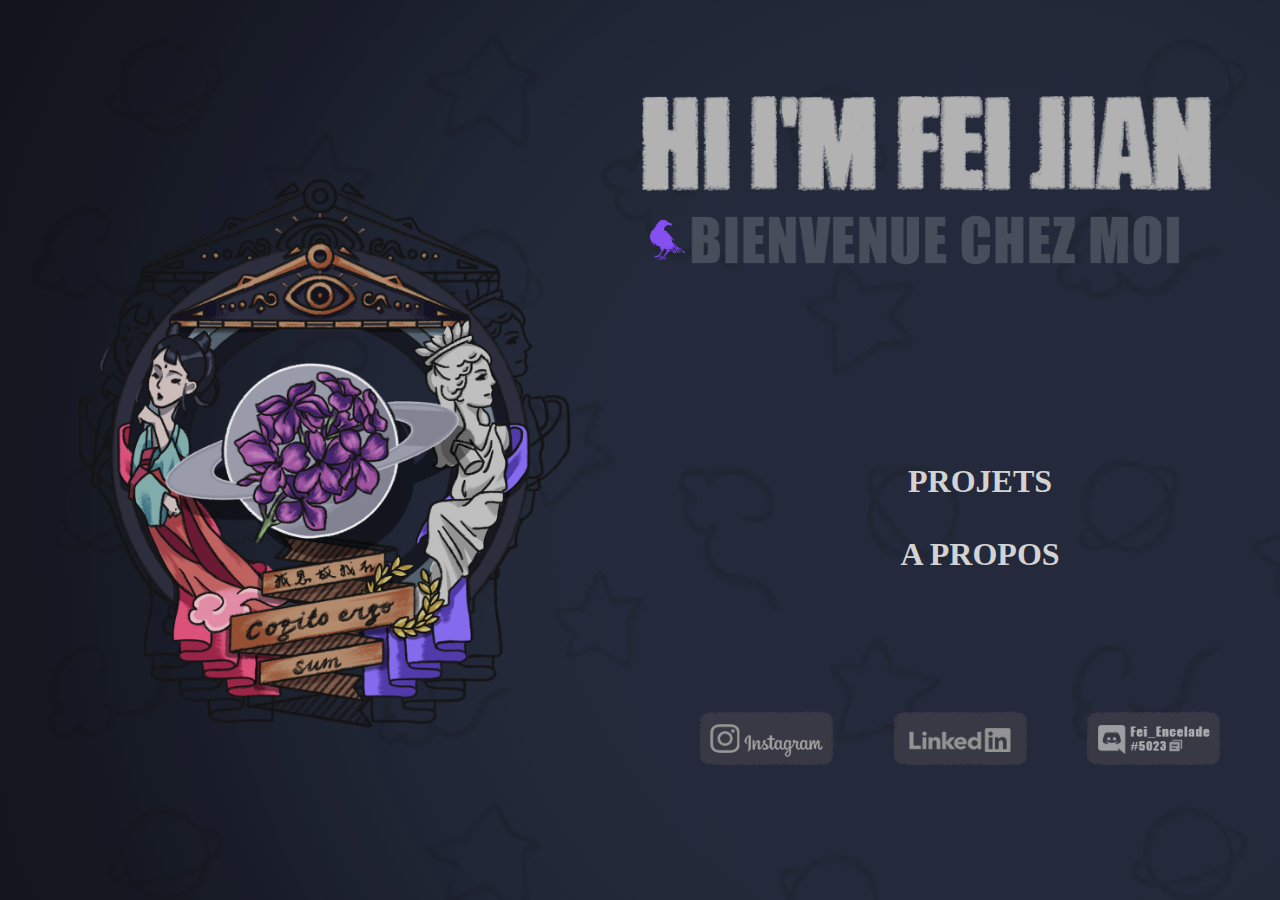
<file: index.html>
<!DOCTYPE html>
<html lang="fr">

<head>
    <meta charset="UTF-8">
    <meta name="viewport" content="width=device-width, initial-scale=1.0">
    <title>FeiArtSpace</title>
    <link rel="stylesheet" href="css/style.css">

</head>

<body>
    <aside>
        <img src="image/RingFei.PNG" class="ring" alt="ring">
    </aside>

    <div>
        <header>
            <img src="image/slogan1.png" alt="titre">
        </header>
        <nav>
            <ul>
                <li>
                    <a href="projets.html">PROJETS</a>
                </li>
                <li><br></li>
                <li><br></li>
                <li>
                    <a href="apropos.html">A PROPOS</a>
                </li>
            </ul>

        </nav>
        <footer>
            <a href="https://www.instagram.com/fei_encelade/">
                <img src="image/ins.png" alt="ins">
            </a>
            <a href="https://www.linkedin.com/in/feijian/">
                <img src="image/link.png" alt="linkedin">
            </a>
            <a href="#">
                <img class="discord" src="image/discord.png" alt="discord">
            </a>
        </footer>
    </div>


</body>

</html>
</file>
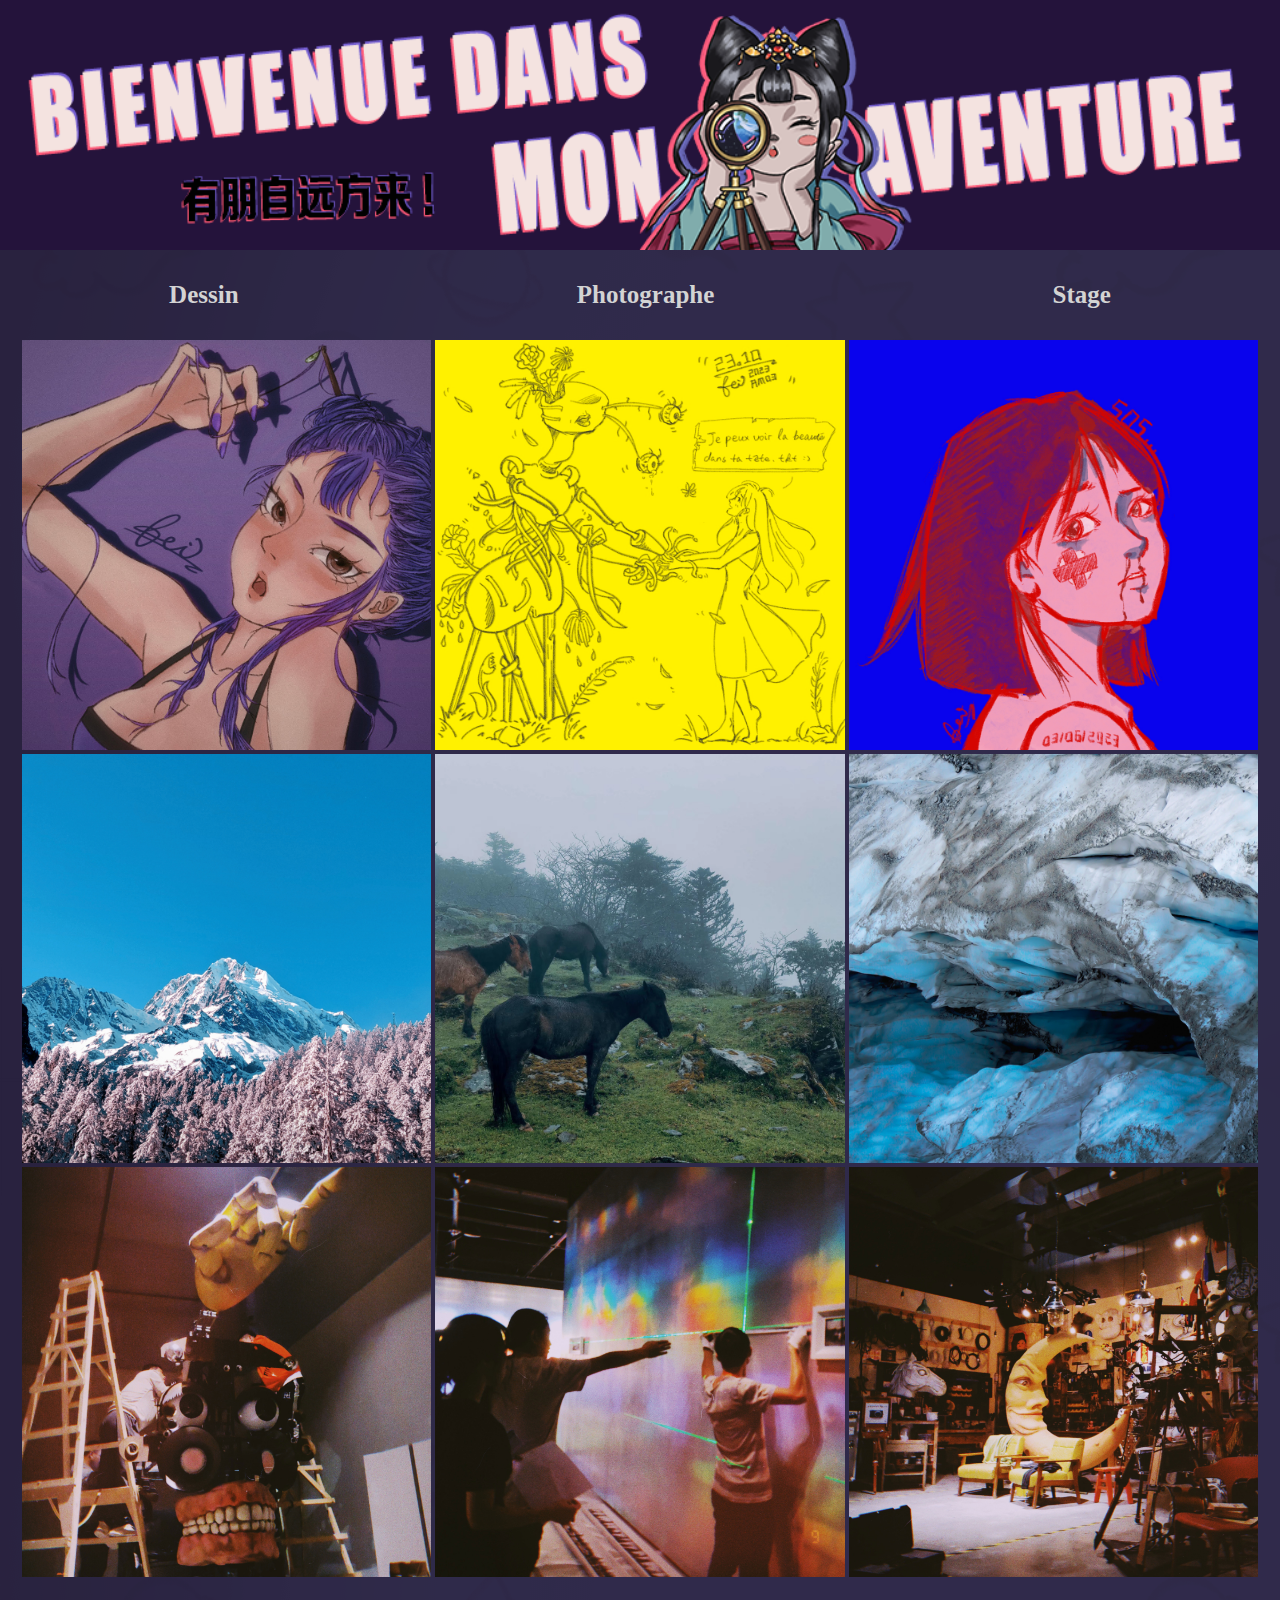
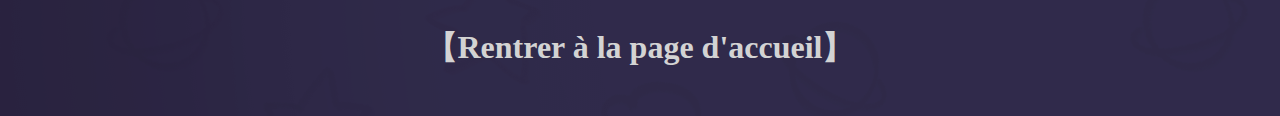
<file: projets.html>
<!DOCTYPE html>
<html lang="fr">

<head>
    <meta charset="UTF-8">
    <meta name="viewport" content="width=device-width, initial-scale=1.0">
    <title>FeiProjets</title>
    <link rel="stylesheet" href="css/style.css">
</head>

<body class="projets">
    <header id="girl">
        <img src="image/girl.png" alt="headerGirl">
    </header>
    <nav id="nav1">
        <a href="projetsDessin.html" id="navP">Dessin</a>
        <a href="projetsPhoto.html" id="navP">Photographe</a>
        <a href="projetsStage.html" id="navP">Stage</a>
    </nav>
    <main>
        <div>
            <img src="image/dessin1.JPG" alt="dessin1">
            <img src="image/dessin2.png" alt="dessin2">
            <img src="image/dessin3.png" alt="dessin3">
        </div>
        <div>
            <img src="image/photo1.jpg" alt="photo1">
            <img src="image/photo2.JPG" alt="photo2">
            <img src="image/photo3.jpg" alt="photo3">
        </div>
        <div>
            <img src="image/stage1.jpg" alt="stage1">
            <img src="image/stage2.jpg" alt="stage2">
            <img src="image/stage3.jpg" alt="stage3">
        </div>
    </main>
    <footer class="retour">
        <a href="index.html">【Rentrer à la page d'accueil】</a>
    </footer>

</body>

</html>
</file>
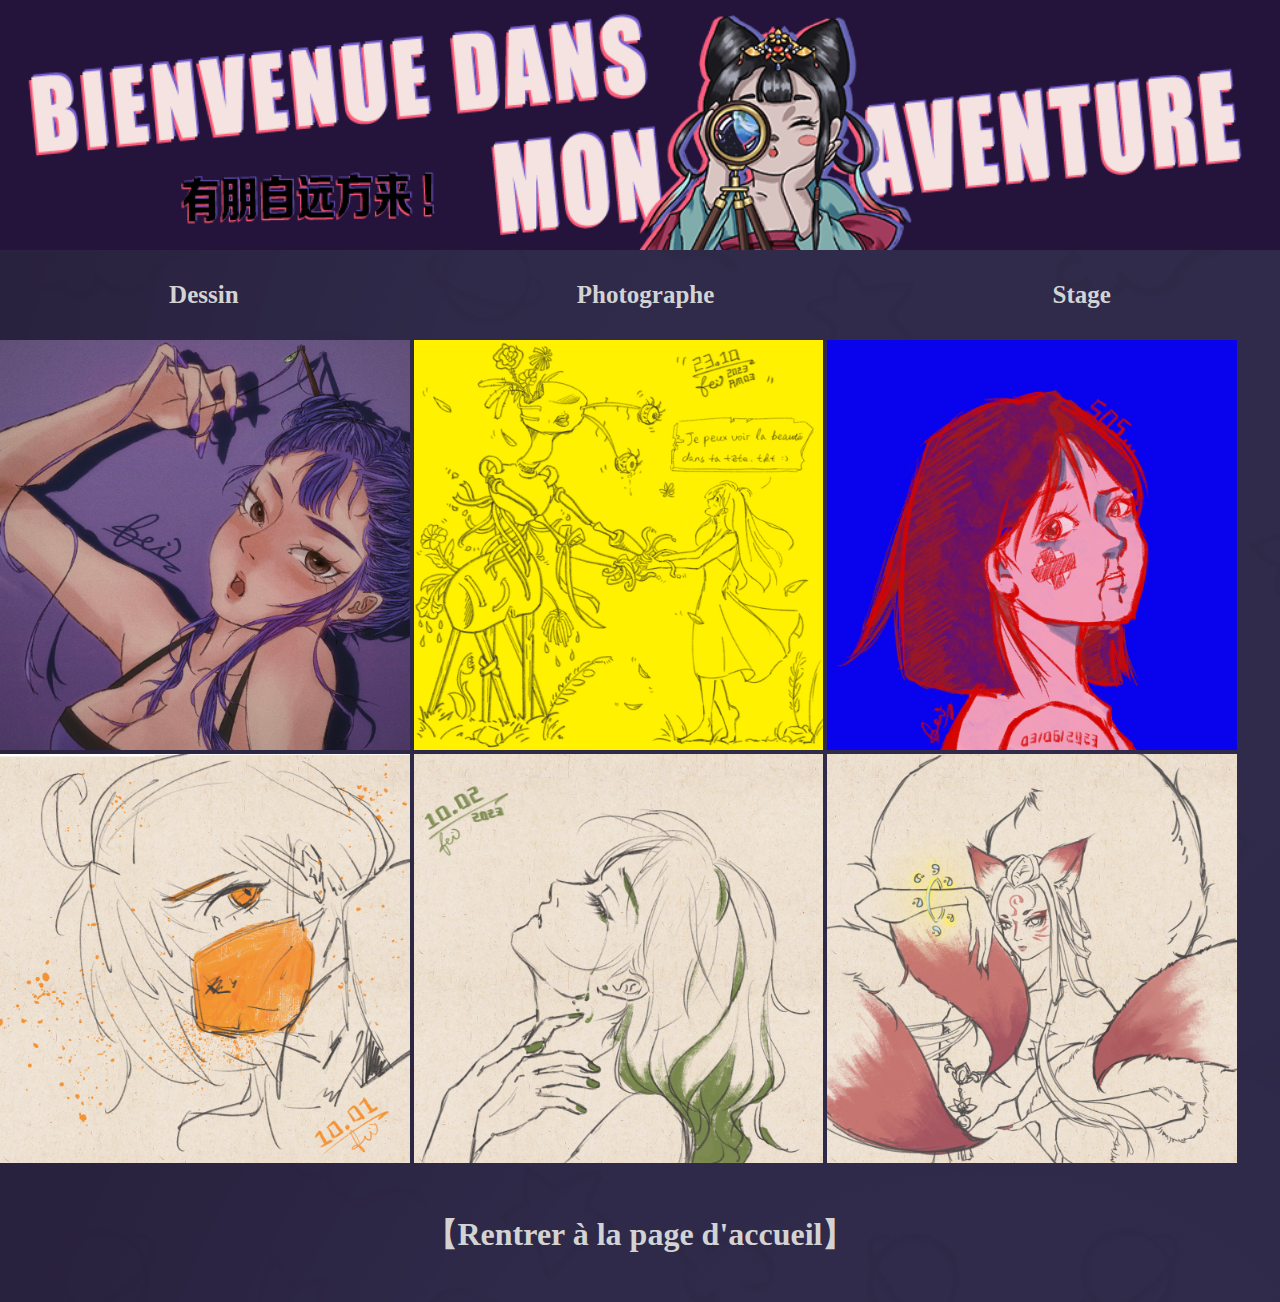
<file: projetsDessin.html>
<!DOCTYPE html>
<html lang="fr">

<head>
    <meta charset="UTF-8">
    <meta name="viewport" content="width=device-width, initial-scale=1.0">
    <title>FeiProjets</title>
    <link rel="stylesheet" href="css/style.css">
</head>

<body class="projets">
    <header id="girl">
        <img src="image/girl.png" alt="headerGirl">
    </header>
    <nav id="nav1">
        <a href="projetsDessin.html" id="navP">Dessin</a>
        <a href="projetsPhoto.html" id="navP">Photographe</a>
        <a href="projetsStage.html" id="navP">Stage</a>
    </nav>
    <main>
        <div>
            <img src="image/dessin1.JPG" alt="">
            <img src="image/dessin2.png" alt="">
            <img src="image/dessin3.png" alt="">
            <img src="image/dessin4.png" alt="">
            <img src="image/dessin5.png" alt="">
            <img src="image/dessin6.png" alt="">
        </div>
    </main>
    <footer class="retour">
        <a href="index.html">【Rentrer à la page d'accueil】</a>
    </footer>

</body>

</html>
</file>
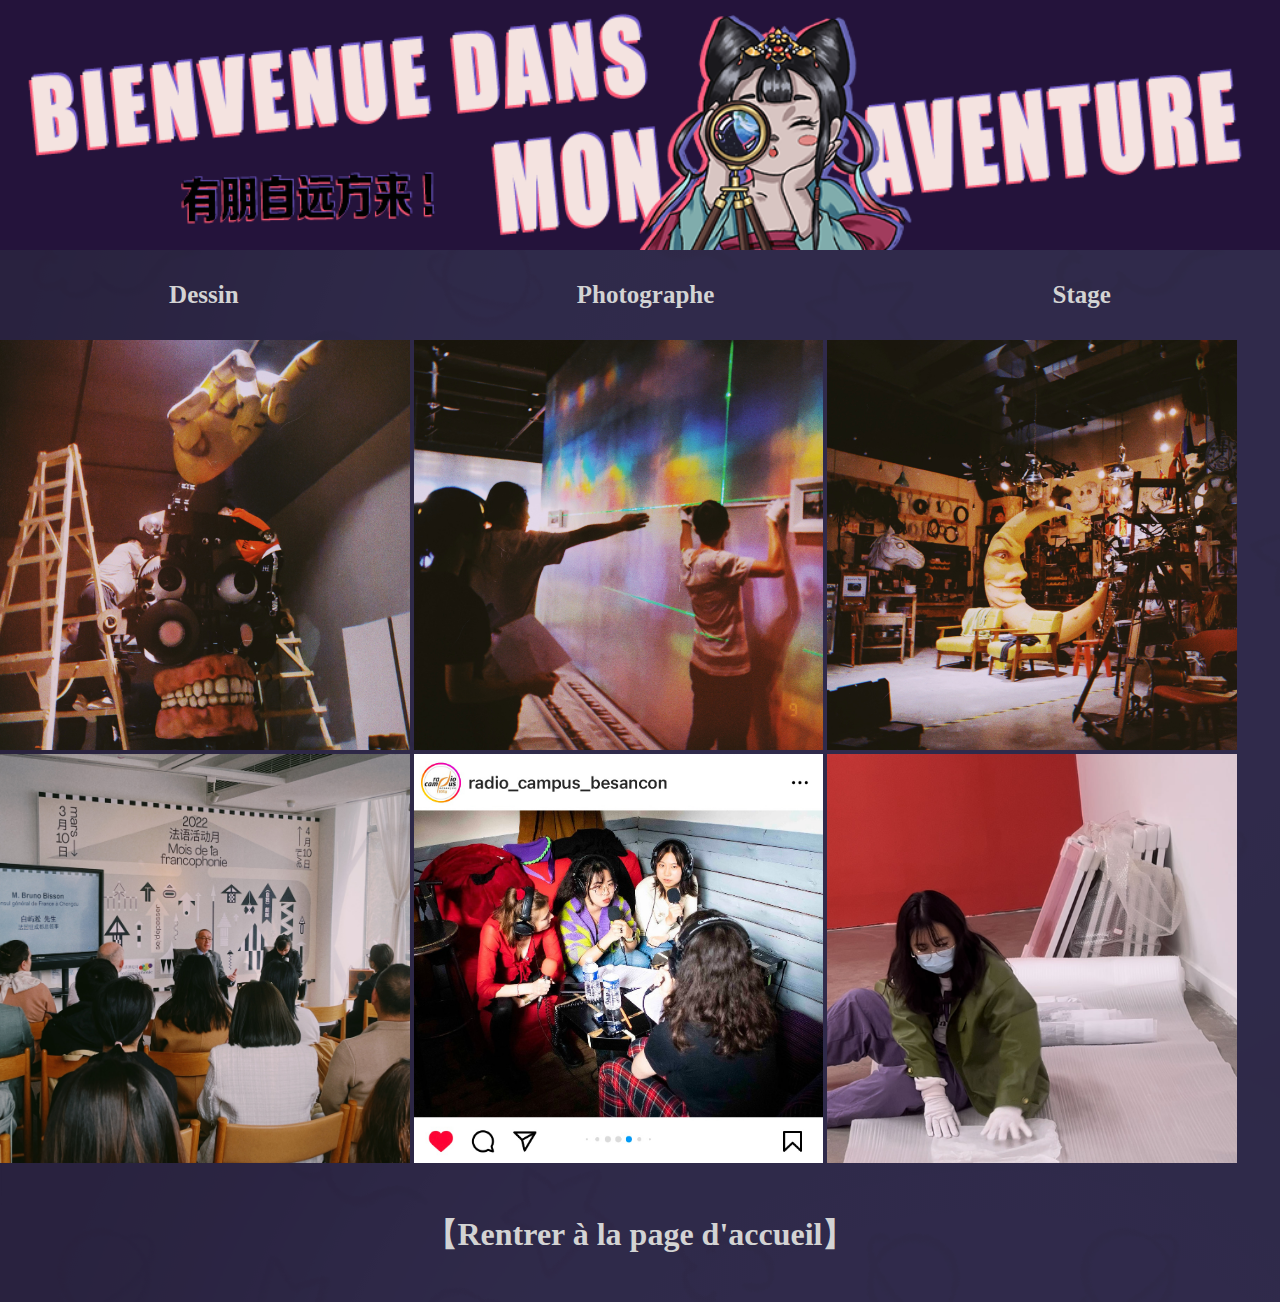
<file: projetsStage.html>
<!DOCTYPE html>
<html lang="fr">

<head>
    <meta charset="UTF-8">
    <meta name="viewport" content="width=device-width, initial-scale=1.0">
    <title>FeiProjets</title>
    <link rel="stylesheet" href="css/style.css">
</head>

<body class="projets">
    <header id="girl">
        <img src="image/girl.png" alt="headerGirl">
    </header>
    <nav id="nav1">
        <a href="projetsDessin.html" id="navP">Dessin</a>
        <a href="projetsPhoto.html" id="navP">Photographe</a>
        <a href="projetsStage.html" id="navP">Stage</a>
    </nav>
    <main>
        <div>
            <img src="image/stage1.jpg" alt="stage1">
            <img src="image/stage2.jpg" alt="stage2">
            <img src="image/stage3.jpg" alt="stage3">
            <img src="image/stage4.png" alt="stage4">
            <img src="image/stage5.PNG" alt="stage5">
            <img src="image/stage6.jpg" alt="stage6">
        </div>
    </main>
    <footer class="retour">
        <a href="index.html">【Rentrer à la page d'accueil】</a>
    </footer>

</body>

</html>
</file>
<file: css/style.css>
* {
    margin: 0;
}

body {
    display: flex;
    background-image: url(../image/ShadowHalo.png), url(../image/background.PNG);
    background-repeat: repeat, repeat;
    background-size: auto, auto;
}

.projets {
    display: flex;
    flex-direction: column;
}



aside {

    color: aliceblue;
    background-color: rgba(0, 255, 255, 0);
    min-height: 100vh;
    width: 50vw;
    display: flex;
    align-items: center;
    justify-content: center;
}

aside img {
    width: 80%;
}

header {
    background-color: rgba(137, 43, 226, 0);
    min-height: 40vh;
    width: 50vw;
    display: flex;
    align-items: center;
}

header img {
    width: 90%;
}

#girl {
    background-color: rgb(36, 19, 59);
    min-height: 20vh;
    width: 100vw;
}

#girl img {
    width: 100vw;
    display: flex;
    justify-content: flex-end;
}

a:link {
    color: lightgray;
}

a:visited {
    color: rgb(123, 66, 155);
    text-decoration: underline;
}

a:hover {
    color: rgb(226, 98, 158);
}

a {
    text-decoration: none;
    font-weight: 800;
    font-size: 200%;
}


#navP {
    text-decoration: none;
    font-size: 125%;
    font-weight: 600;
}


ul {
    list-style-type: none;
    display: flex;
    flex-direction: column;
    align-items: center;
}

nav {
    background-color: rgba(255, 154, 154, 0);
    min-height: 35vh;
    display: flex;
    justify-content: center;
    align-items: center;

}

#nav1 {
    background-color: rgba(58, 43, 86, 0.577);
    min-height: 10vh;
    width: 100vw;
    color: aliceblue;
    font-size: 125%;
    font-weight: 800;
    display: flex;
    flex-direction: row;
    justify-content: center;
    justify-content: space-around;
    align-items: center;
}

main {
    background-color: rgba(58, 43, 86, 0.577);
    width: 100vw;
    display: flex;
    flex-wrap: wrap;
    justify-content: center;
    justify-content: space-around;
}

main img {
    width: 32vw;

}

main img:hover {
    transform: scale(105%);
}

#aPropos {
    width: 100vw;
}

#aPropos img {
    width: 100vw;
}

footer {
    background-color: rgba(173, 216, 230, 0);
    min-height: 15vh;
    display: flex;
    justify-content: center;
    align-items: center;
    justify-content: space-evenly;


}

footer img {
    width: 135px;
    height: 55px;
}

footer img:hover {
    transform: scale(85%);
}

.retour {
    min-height: 15vh;
    background-color: rgb(58, 43, 86, 0.577);
    display: flex;
    justify-content: center;
    align-items: center;
}

@media screen and (max-width: 1024px) {

    /* Nouvelles règles si la fenêtre fait  1024px de large ou moins */
    body {
        background-image: url(../image/ShadowHalo.png), url(../image/background.PNG);
        background-repeat: repeat, repeat;
        background-size: auto, auto;
    }

    img {
        display: flex;
    }
}


@media all and (max-device-width: 500px)
/*pour le mobile on va utiliser le max-device-width car cela permet de cibler la largeur de l ecran */
    {
    body {
        background-image: url(../image/ShadowHalo.png), url(../image/background.PNG);
        background-repeat: repeat, repeat;
        background-size: auto, auto;
    }

    .ring {
        width: 50vw;
    }

    main {
        display: flex;
        justify-content: flex-start;

    }

    .retour {
        font-size: 50%;
    }

}
</file>
